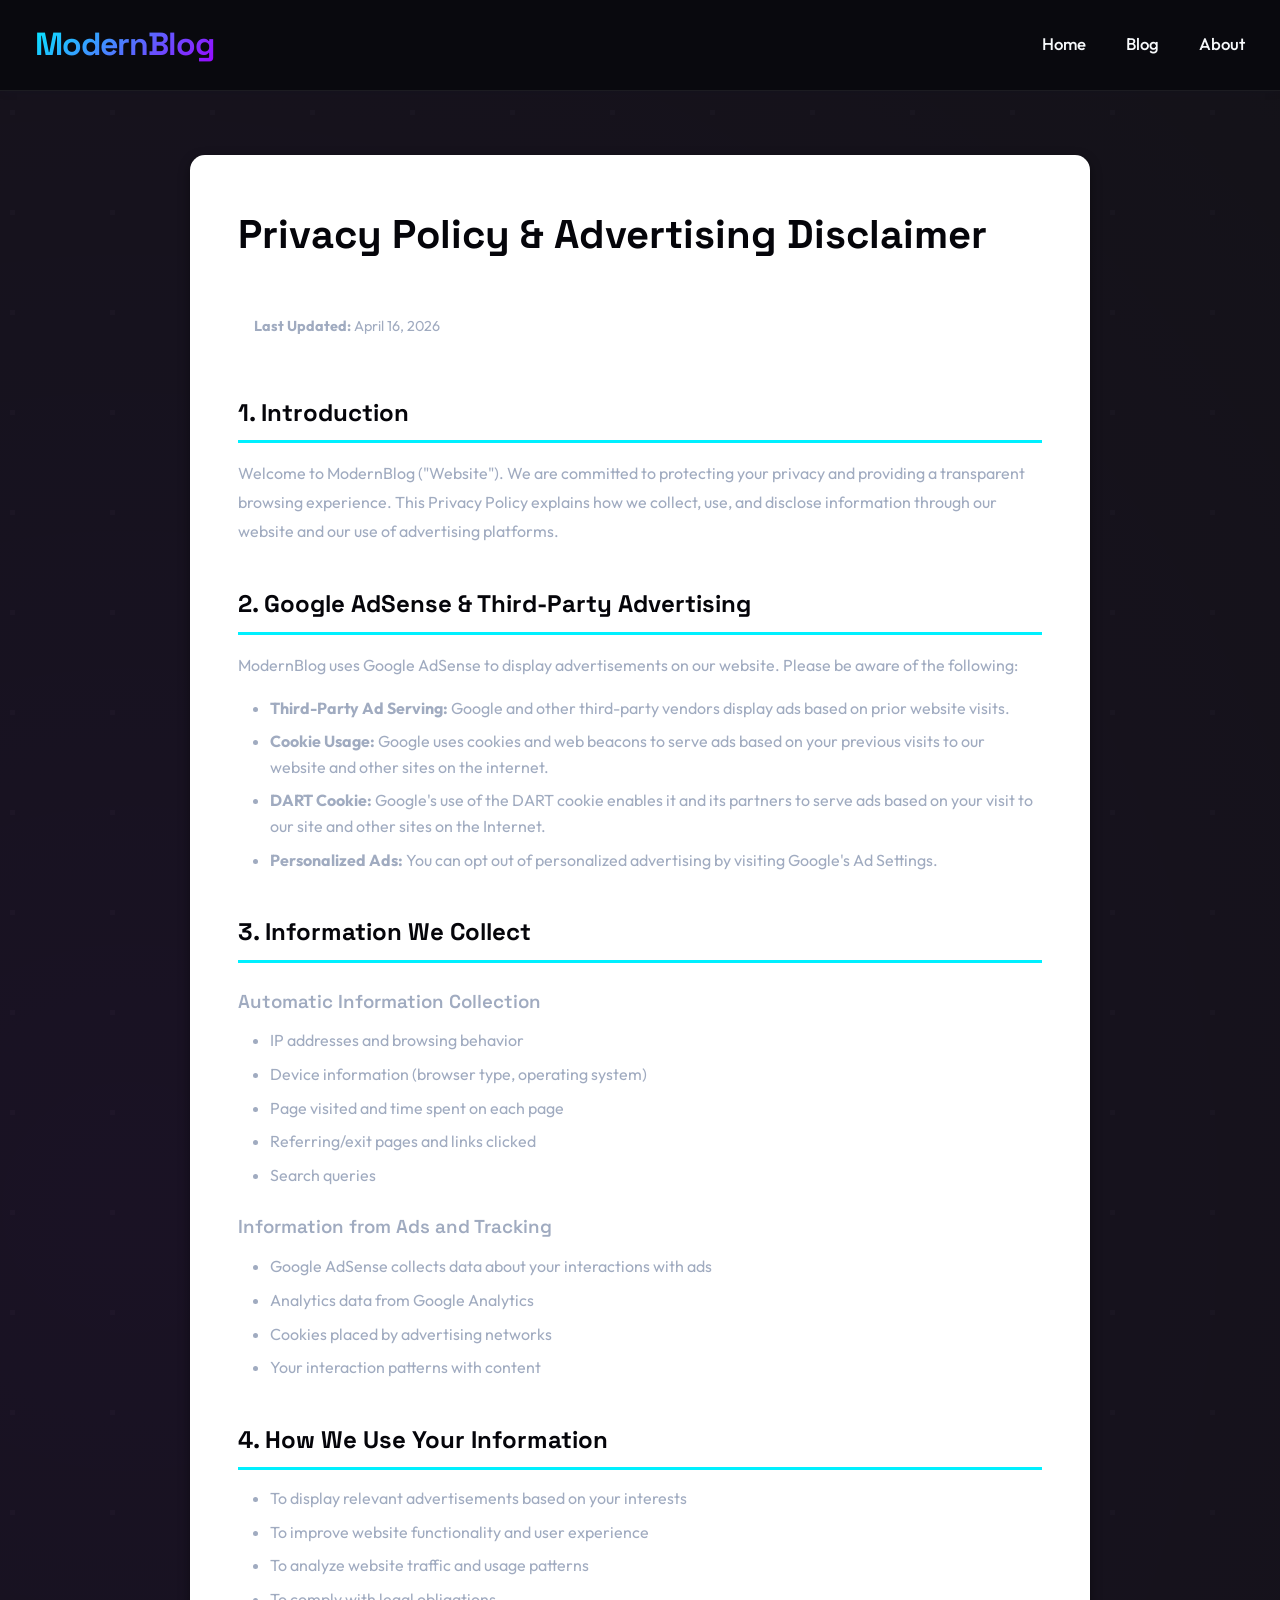
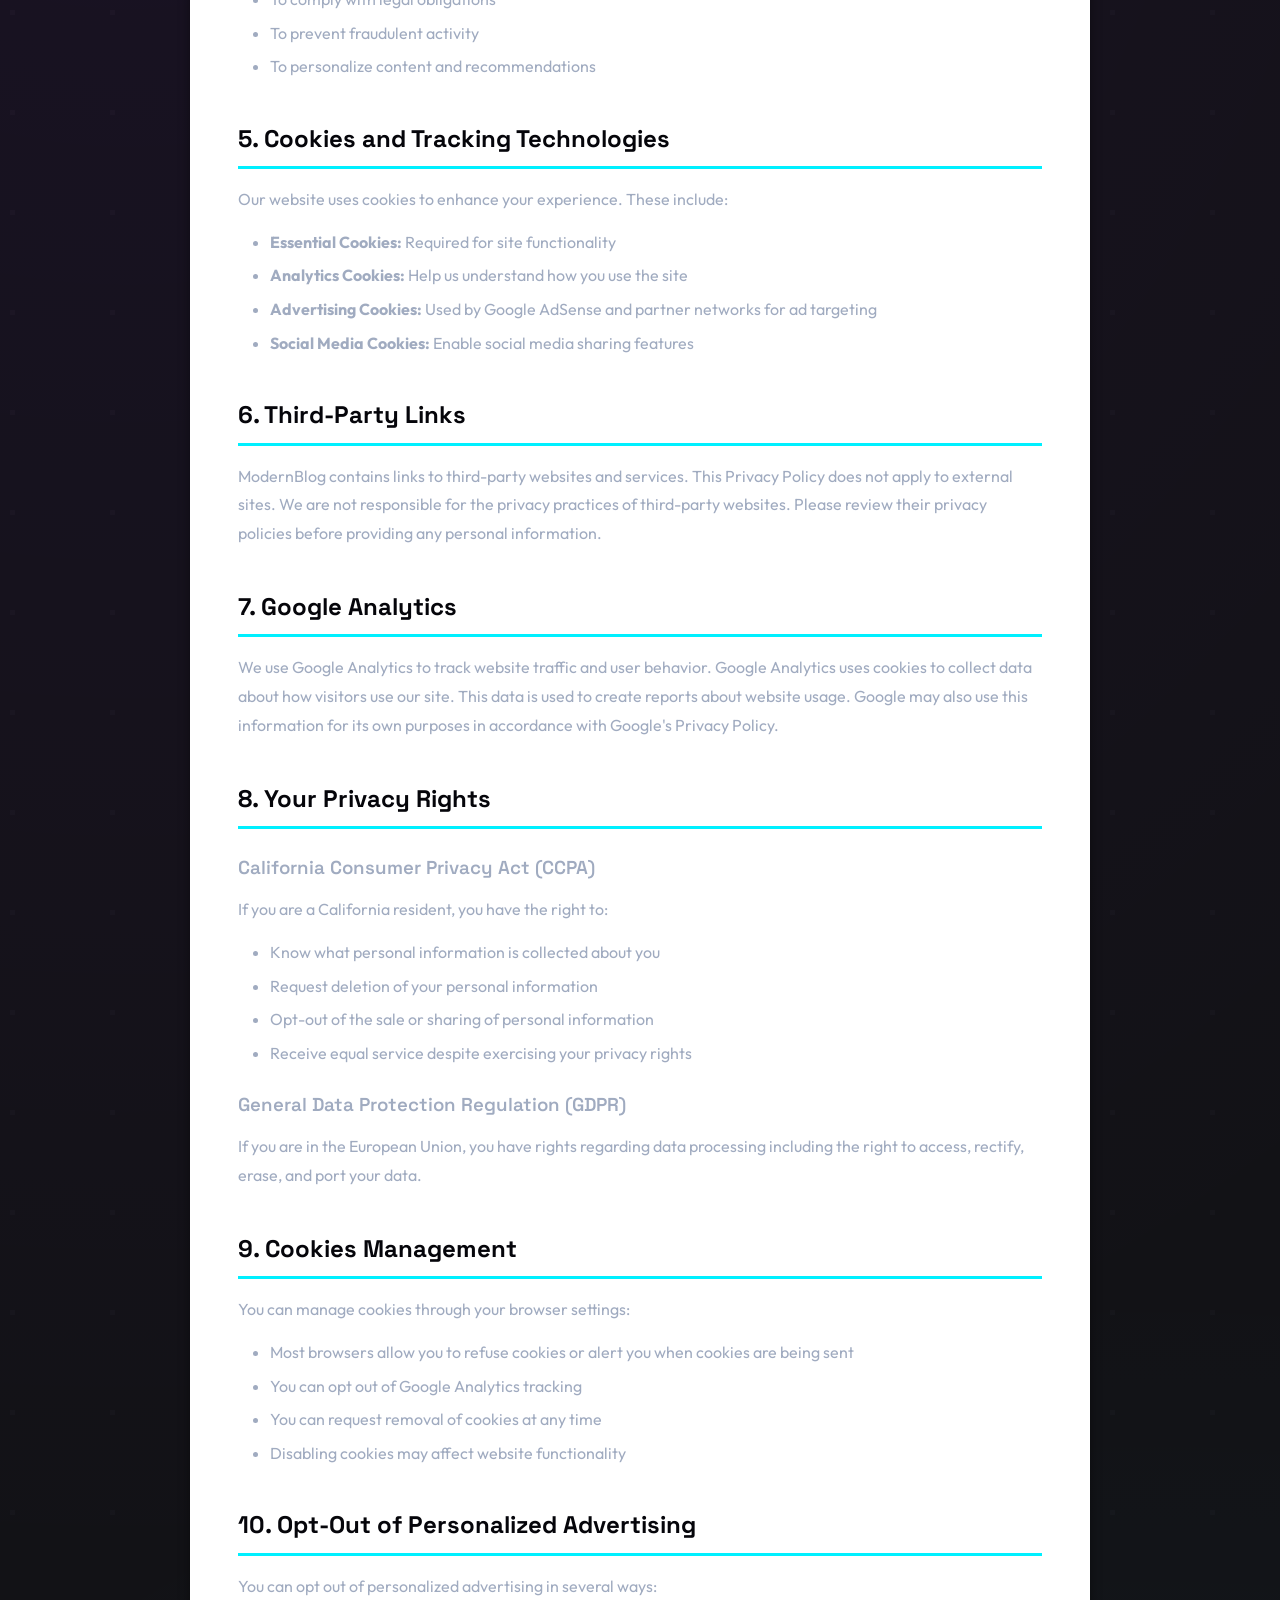
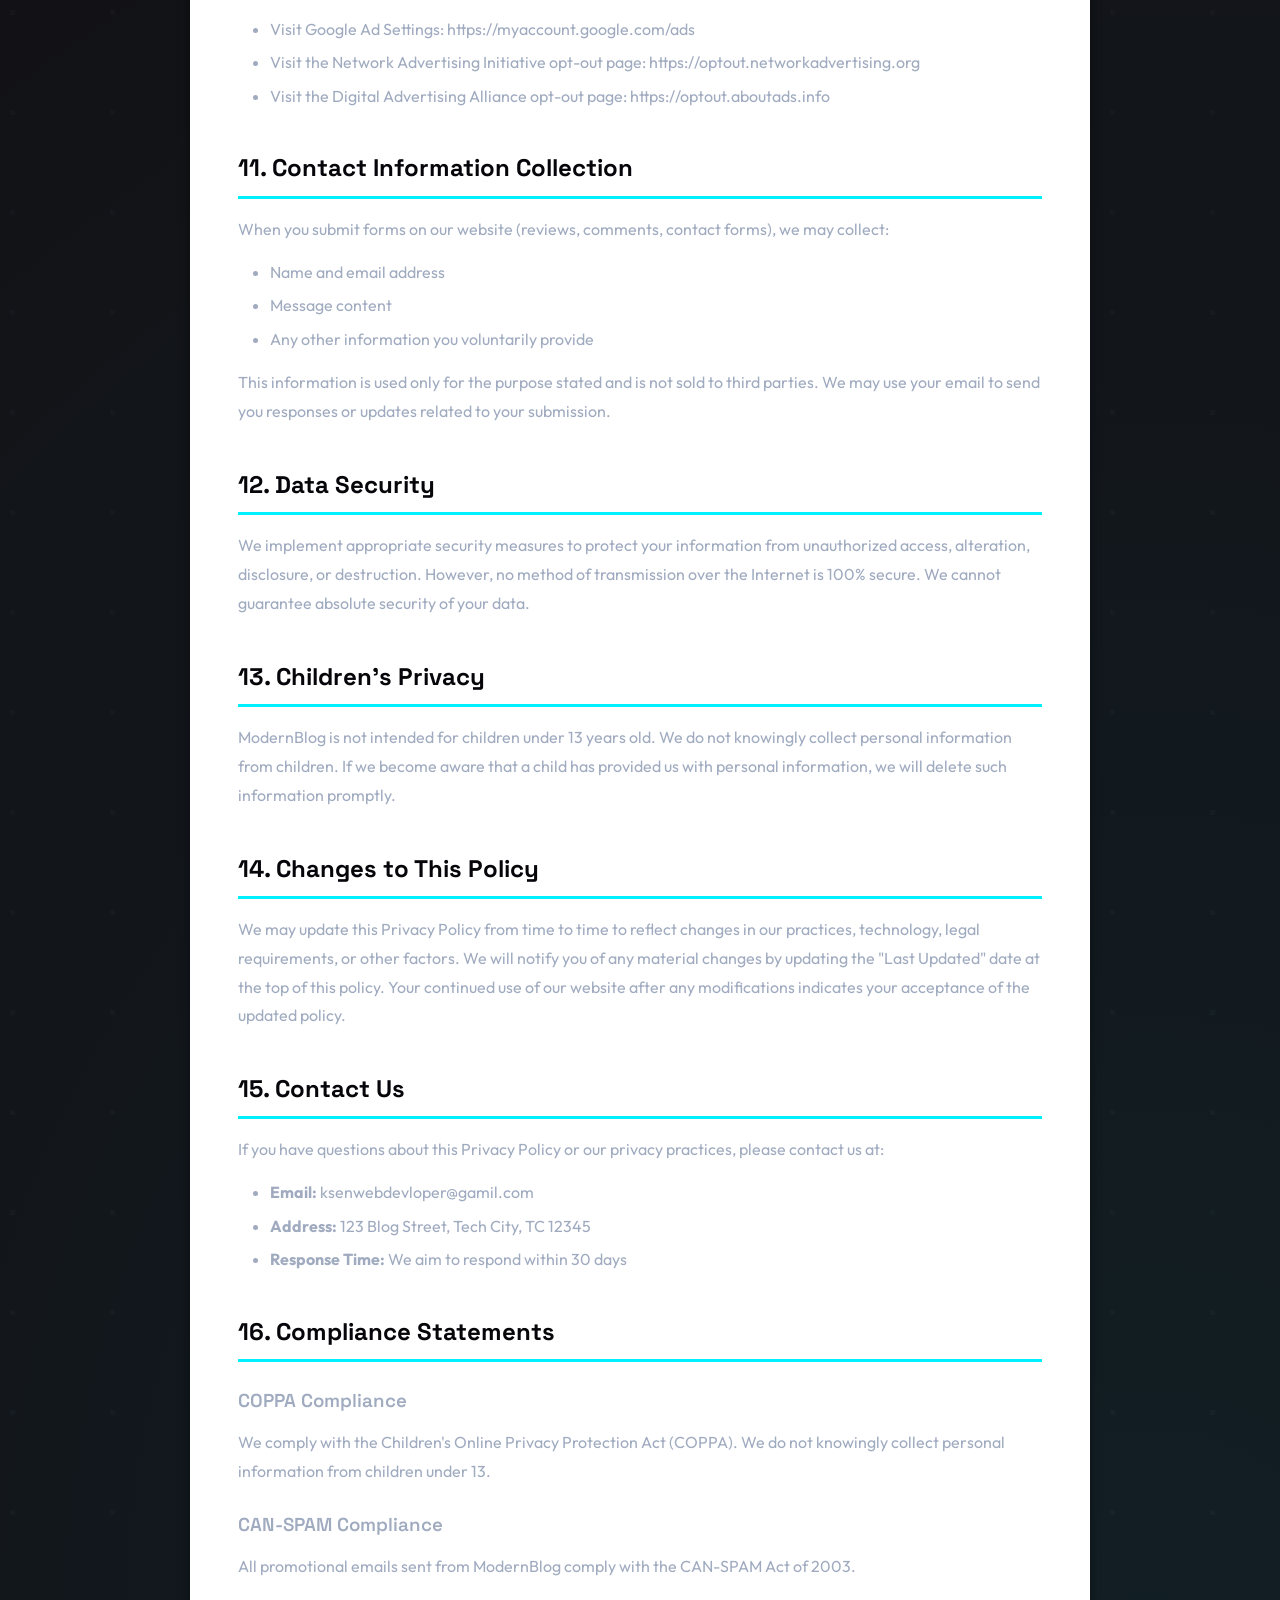
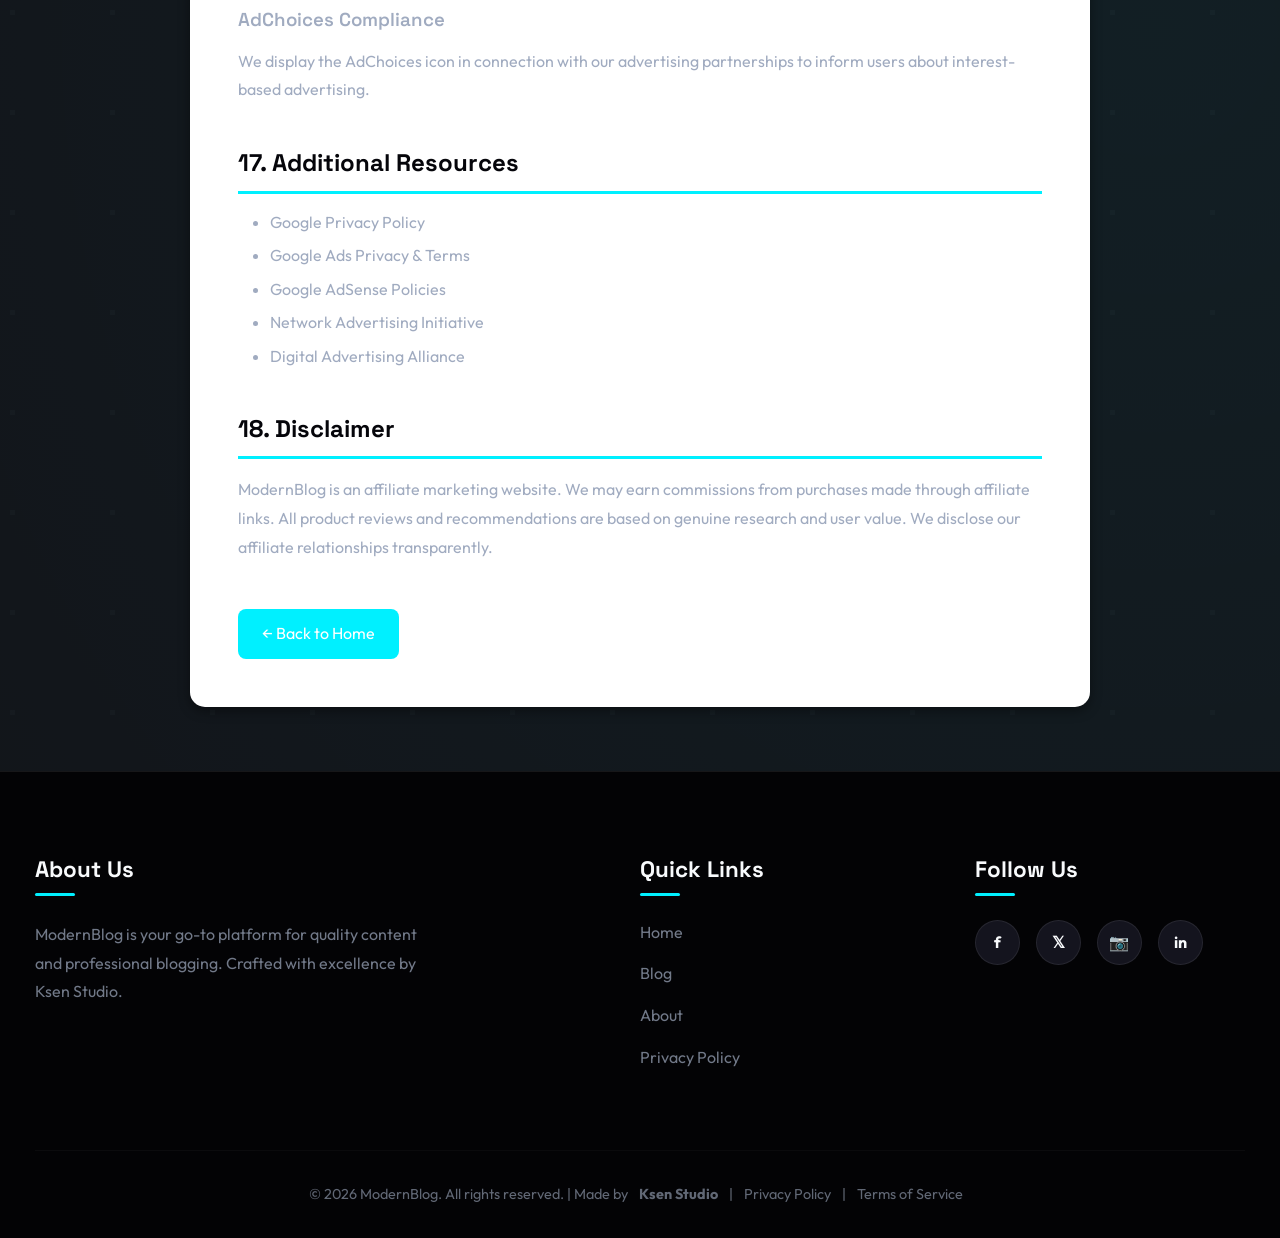
<file: blog/privacy-policy.html>
<!DOCTYPE html>
<html lang="en">
<head>
    <meta charset="UTF-8">
    <meta name="viewport" content="width=device-width, initial-scale=1.0">
    <meta name="description" content="Privacy Policy and Advertising Disclaimer - ModernBlog">
    <meta name="keywords" content="modern blog privacy policy, advertising disclaimer, website terms, data privacy, blog policy">
    <title>Privacy Policy & Advertising Disclaimer - ModernBlog</title>
    <link rel="stylesheet" href="style.css">
    <style>
        .policy-section {
            padding: 4rem 0;
            background-color: var(--light-gray);
        }

        .policy-container {
            max-width: 900px;
            margin: 0 auto;
            background-color: var(--white);
            border-radius: 15px;
            padding: 3rem;
            box-shadow: var(--shadow);
        }

        .policy-container h1 {
            color: var(--primary-color);
            margin-bottom: 2rem;
            font-size: 2.5rem;
        }

        .policy-container h2 {
            color: var(--primary-color);
            margin-top: 2.5rem;
            margin-bottom: 1rem;
            font-size: 1.5rem;
            border-bottom: 3px solid var(--accent-color);
            padding-bottom: 0.5rem;
        }

        .policy-container h3 {
            color: var(--text-color);
            margin-top: 1.5rem;
            margin-bottom: 0.75rem;
            font-weight: 600;
        }

        .policy-container p {
            margin-bottom: 1rem;
            line-height: 1.8;
            color: var(--text-color);
        }

        .policy-container ul {
            margin-left: 2rem;
            margin-bottom: 1rem;
        }

        .policy-container li {
            margin-bottom: 0.5rem;
            color: var(--text-color);
        }

        .last-updated {
            background-color: var(--light-gray);
            padding: 1rem;
            border-radius: 8px;
            margin-bottom: 2rem;
            font-size: 0.9rem;
            color: var(--text-color);
        }

        .back-link {
            display: inline-block;
            margin-top: 2rem;
            background-color: var(--accent-color);
            color: var(--white);
            padding: 0.75rem 1.5rem;
            border-radius: 8px;
            text-decoration: none;
            transition: var(--transition);
        }

        .back-link:hover {
            background-color: var(--accent-light);
            transform: translateY(-2px);
        }

        @media (max-width: 768px) {
            .policy-container {
                padding: 1.5rem;
            }

            .policy-container h1 {
                font-size: 1.8rem;
            }

            .policy-container h2 {
                font-size: 1.3rem;
            }
        }
    </style>
</head>
<body>
    <!-- Navigation Bar -->
    <nav class="navbar">
        <div class="container">
            <div class="nav-wrapper">
                <div class="logo">
                    <h1>ModernBlog</h1>
                </div>
                <ul class="nav-menu">
                    <li><a href="index.html#hero">Home</a></li>
                    <li><a href="index.html#posts">Blog</a></li>
                    <li><a href="index.html#about">About</a></li>
                </ul>
                <div class="hamburger">
                    <span></span>
                    <span></span>
                    <span></span>
                </div>
            </div>
        </div>
    </nav>

    <!-- Policy Section -->
    <section class="policy-section">
        <div class="container">
            <div class="policy-container">
                <h1>Privacy Policy & Advertising Disclaimer</h1>
                
                <div class="last-updated">
                    <strong>Last Updated:</strong> April 16, 2026
                </div>

                <h2>1. Introduction</h2>
                <p>Welcome to ModernBlog ("Website"). We are committed to protecting your privacy and providing a transparent browsing experience. This Privacy Policy explains how we collect, use, and disclose information through our website and our use of advertising platforms.</p>

                <h2>2. Google AdSense & Third-Party Advertising</h2>
                <p>ModernBlog uses Google AdSense to display advertisements on our website. Please be aware of the following:</p>
                <ul>
                    <li><strong>Third-Party Ad Serving:</strong> Google and other third-party vendors display ads based on prior website visits.</li>
                    <li><strong>Cookie Usage:</strong> Google uses cookies and web beacons to serve ads based on your previous visits to our website and other sites on the internet.</li>
                    <li><strong>DART Cookie:</strong> Google's use of the DART cookie enables it and its partners to serve ads based on your visit to our site and other sites on the Internet.</li>
                    <li><strong>Personalized Ads:</strong> You can opt out of personalized advertising by visiting Google's Ad Settings.</li>
                </ul>

                <h2>3. Information We Collect</h2>
                <h3>Automatic Information Collection</h3>
                <ul>
                    <li>IP addresses and browsing behavior</li>
                    <li>Device information (browser type, operating system)</li>
                    <li>Page visited and time spent on each page</li>
                    <li>Referring/exit pages and links clicked</li>
                    <li>Search queries</li>
                </ul>

                <h3>Information from Ads and Tracking</h3>
                <ul>
                    <li>Google AdSense collects data about your interactions with ads</li>
                    <li>Analytics data from Google Analytics</li>
                    <li>Cookies placed by advertising networks</li>
                    <li>Your interaction patterns with content</li>
                </ul>

                <h2>4. How We Use Your Information</h2>
                <ul>
                    <li>To display relevant advertisements based on your interests</li>
                    <li>To improve website functionality and user experience</li>
                    <li>To analyze website traffic and usage patterns</li>
                    <li>To comply with legal obligations</li>
                    <li>To prevent fraudulent activity</li>
                    <li>To personalize content and recommendations</li>
                </ul>

                <h2>5. Cookies and Tracking Technologies</h2>
                <p>Our website uses cookies to enhance your experience. These include:</p>
                <ul>
                    <li><strong>Essential Cookies:</strong> Required for site functionality</li>
                    <li><strong>Analytics Cookies:</strong> Help us understand how you use the site</li>
                    <li><strong>Advertising Cookies:</strong> Used by Google AdSense and partner networks for ad targeting</li>
                    <li><strong>Social Media Cookies:</strong> Enable social media sharing features</li>
                </ul>

                <h2>6. Third-Party Links</h2>
                <p>ModernBlog contains links to third-party websites and services. This Privacy Policy does not apply to external sites. We are not responsible for the privacy practices of third-party websites. Please review their privacy policies before providing any personal information.</p>

                <h2>7. Google Analytics</h2>
                <p>We use Google Analytics to track website traffic and user behavior. Google Analytics uses cookies to collect data about how visitors use our site. This data is used to create reports about website usage. Google may also use this information for its own purposes in accordance with Google's Privacy Policy.</p>

                <h2>8. Your Privacy Rights</h2>
                <h3>California Consumer Privacy Act (CCPA)</h3>
                <p>If you are a California resident, you have the right to:</p>
                <ul>
                    <li>Know what personal information is collected about you</li>
                    <li>Request deletion of your personal information</li>
                    <li>Opt-out of the sale or sharing of personal information</li>
                    <li>Receive equal service despite exercising your privacy rights</li>
                </ul>

                <h3>General Data Protection Regulation (GDPR)</h3>
                <p>If you are in the European Union, you have rights regarding data processing including the right to access, rectify, erase, and port your data.</p>

                <h2>9. Cookies Management</h2>
                <p>You can manage cookies through your browser settings:</p>
                <ul>
                    <li>Most browsers allow you to refuse cookies or alert you when cookies are being sent</li>
                    <li>You can opt out of Google Analytics tracking</li>
                    <li>You can request removal of cookies at any time</li>
                    <li>Disabling cookies may affect website functionality</li>
                </ul>

                <h2>10. Opt-Out of Personalized Advertising</h2>
                <p>You can opt out of personalized advertising in several ways:</p>
                <ul>
                    <li>Visit Google Ad Settings: https://myaccount.google.com/ads</li>
                    <li>Visit the Network Advertising Initiative opt-out page: https://optout.networkadvertising.org</li>
                    <li>Visit the Digital Advertising Alliance opt-out page: https://optout.aboutads.info</li>
                </ul>

                <h2>11. Contact Information Collection</h2>
                <p>When you submit forms on our website (reviews, comments, contact forms), we may collect:</p>
                <ul>
                    <li>Name and email address</li>
                    <li>Message content</li>
                    <li>Any other information you voluntarily provide</li>
                </ul>
                <p>This information is used only for the purpose stated and is not sold to third parties. We may use your email to send you responses or updates related to your submission.</p>

                <h2>12. Data Security</h2>
                <p>We implement appropriate security measures to protect your information from unauthorized access, alteration, disclosure, or destruction. However, no method of transmission over the Internet is 100% secure. We cannot guarantee absolute security of your data.</p>

                <h2>13. Children's Privacy</h2>
                <p>ModernBlog is not intended for children under 13 years old. We do not knowingly collect personal information from children. If we become aware that a child has provided us with personal information, we will delete such information promptly.</p>

                <h2>14. Changes to This Policy</h2>
                <p>We may update this Privacy Policy from time to time to reflect changes in our practices, technology, legal requirements, or other factors. We will notify you of any material changes by updating the "Last Updated" date at the top of this policy. Your continued use of our website after any modifications indicates your acceptance of the updated policy.</p>

                <h2>15. Contact Us</h2>
                <p>If you have questions about this Privacy Policy or our privacy practices, please contact us at:</p>
                <ul>
                    <li><strong>Email:</strong> ksenwebdevloper@gamil.com</li>
                    <li><strong>Address:</strong> 123 Blog Street, Tech City, TC 12345</li>
                    <li><strong>Response Time:</strong> We aim to respond within 30 days</li>
                </ul>

                <h2>16. Compliance Statements</h2>
                <h3>COPPA Compliance</h3>
                <p>We comply with the Children's Online Privacy Protection Act (COPPA). We do not knowingly collect personal information from children under 13.</p>

                <h3>CAN-SPAM Compliance</h3>
                <p>All promotional emails sent from ModernBlog comply with the CAN-SPAM Act of 2003.</p>

                <h3>AdChoices Compliance</h3>
                <p>We display the AdChoices icon in connection with our advertising partnerships to inform users about interest-based advertising.</p>

                <h2>17. Additional Resources</h2>
                <ul>
                    <li><a href="https://policies.google.com/privacy" target="_blank">Google Privacy Policy</a></li>
                    <li><a href="https://policies.google.com/technologies/ads" target="_blank">Google Ads Privacy & Terms</a></li>
                    <li><a href="https://support.google.com/adsense/answer/3394713" target="_blank">Google AdSense Policies</a></li>
                    <li><a href="https://www.networkadvertising.org/managing-your-privacy" target="_blank">Network Advertising Initiative</a></li>
                    <li><a href="https://www.aboutads.info/" target="_blank">Digital Advertising Alliance</a></li>
                </ul>

                <h2>18. Disclaimer</h2>
                <p>ModernBlog is an affiliate marketing website. We may earn commissions from purchases made through affiliate links. All product reviews and recommendations are based on genuine research and user value. We disclose our affiliate relationships transparently.</p>

                <a href="index.html" class="back-link">← Back to Home</a>
            </div>
        </div>
    </section>

    <!-- Footer -->
    <footer class="footer">
        <div class="container">
            <div class="footer-content">
                <div class="footer-section">
                    <h4>About Us</h4>
                    <p>ModernBlog is your go-to platform for quality content and professional blogging. Crafted with excellence by <a href="https://ksenstudio.in" target="_blank" rel="noopener noreferrer">Ksen Studio</a>.</p>
                </div>
                <div class="footer-section">
                    <h4>Quick Links</h4>
                    <ul>
                        <li><a href="index.html">Home</a></li>
                        <li><a href="index.html#posts">Blog</a></li>
                        <li><a href="index.html#about">About</a></li>
                        <li><a href="privacy-policy.html">Privacy Policy</a></li>
                    </ul>
                </div>
                <div class="footer-section">
                    <h4>Follow Us</h4>
                    <div class="social-links">
                        <a href="#" class="social-link" title="Facebook">f</a>
                        <a href="#" class="social-link" title="Twitter">𝕏</a>
                        <a href="#" class="social-link" title="Instagram">📷</a>
                        <a href="#" class="social-link" title="LinkedIn">in</a>
                    </div>
                </div>
            </div>
            <div class="footer-bottom">
                <p>&copy; 2026 ModernBlog. All rights reserved. | Made by <strong><a href="https://ksenstudio.in" target="_blank" rel="noopener noreferrer">Ksen Studio</a></strong> | <a href="privacy-policy.html">Privacy Policy</a> | <a href="#">Terms of Service</a></p>
            </div>
        </div>
    </footer>

    <script src="script.js"></script>
    <script>
        document.addEventListener('DOMContentLoaded', function() {
            setupMobileMenu();
        });
    </script>
</body>
</html>
</file>
<file: blog/style.css>
/* ========================================
   MODERN BLOG WEBSITE - OPTIMIZED FOR ALL DEVICES
   ======================================== */

@import url('https://fonts.googleapis.com/css2?family=Outfit:wght@300;400;500;600;700;800&family=Space+Grotesk:wght@400;600;700&display=swap');

:root {
    --primary-color: #05050A;          
    --primary-light: #0D0D16;          
    --accent-color: #00F0FF;           
    --accent-light: #9D00FF;           
    --accent-gradient: linear-gradient(135deg, #00F0FF 0%, #9D00FF 100%);
    --white: #FFFFFF;
    --light-gray: rgba(255, 255, 255, 0.05);
    --medium-gray: rgba(255, 255, 255, 0.1);
    --dark-gray: #0F0F1A;
    --text-color: #A0ABC0;
    --text-bright: #F8FAFC;
    --border-color: rgba(255, 255, 255, 0.08);
    --glass-bg: #14141E; /* Solid color for low spec devices instead of blurring */
    --glass-border: rgba(255, 255, 255, 0.05);
    --shadow: 0 4px 12px rgba(0, 0, 0, 0.4);
    --shadow-hover: 0 8px 16px rgba(0, 0, 0, 0.6);
    --glow: none; /* Disabled heavy glowing shadows */
    --transition: all 0.3s ease; /* Faster, simpler transition curve */
}

/* Reset and Base Styles */
* { margin: 0; padding: 0; box-sizing: border-box; }
html { scroll-behavior: smooth; overflow-x: hidden; }

/* Dynamic Background */
body {
    font-family: 'Outfit', sans-serif;
    color: var(--text-color);
    background-color: var(--primary-color);
    line-height: 1.6;
    overflow-x: hidden;
    position: relative;
    /* Removed background-attachment: fixed as it significantly drops frames on scrolling on low-end devices */
    background-image: 
        radial-gradient(circle at 10% 20%, rgba(157, 0, 255, 0.06) 0%, transparent 40%),
        radial-gradient(circle at 90% 80%, rgba(0, 240, 255, 0.06) 0%, transparent 40%);
}
body::before {
    content: '';
    position: absolute; /* absolute instead of fixed */
    top: 0; left: 0; width: 100%; height: 100%;
    background: url("data:image/svg+xml,%3Csvg width='100' height='100' viewBox='0 0 100 100' xmlns='http://www.w3.org/2000/svg'%3E%3Cpath d='M10 10h5v5h-5z' fill='rgba(255,255,255,0.02)'/%3E%3C/svg%3E");
    z-index: -1;
    pointer-events: none;
}

h1, h2, h3, h4, h5, h6 {
    font-family: 'Space Grotesk', sans-serif;
    color: var(--text-bright);
    font-weight: 700;
}

img { max-width: 100%; height: auto; display: block; border-radius: 12px; }
img[data-lazy-image] {
    opacity: 0;
    transition: opacity 0.35s ease;
}
img[data-lazy-image].is-loaded {
    opacity: 1;
}
a { text-decoration: none; color: inherit; transition: var(--transition); }
button { cursor: pointer; border: none; font-family: inherit; }

.container { max-width: 1250px; margin: 0 auto; padding: 0 20px; }

/* Custom Scrollbar */
::-webkit-scrollbar { width: 8px; }
::-webkit-scrollbar-track { background: var(--primary-color); }
::-webkit-scrollbar-thumb { background: #555; border-radius: 4px; }

/* ========================================
   NAVIGATION BAR
   ======================================== */
.navbar {
    position: sticky;
    top: 0;
    background: rgba(10, 10, 15, 0.98); /* Opaque for cheap rendering */
    border-bottom: 1px solid var(--border-color);
    z-index: 1000;
    transition: var(--transition);
}
.nav-wrapper { display: flex; justify-content: space-between; align-items: center; padding: 1.2rem 0; }
.logo h1 { font-size: 2rem; background: var(--accent-gradient); -webkit-background-clip: text; -webkit-text-fill-color: transparent; font-weight: 800; letter-spacing: -1px; }

.nav-menu { display: flex; list-style: none; gap: 2.5rem; }
.nav-menu a {
    color: var(--text-bright);
    font-weight: 500;
    font-size: 1.05rem;
    position: relative;
    padding: 0.5rem 0;
}
.nav-menu a::after {
    content: ''; position: absolute; bottom: 0; left: 0; width: 0; height: 2px;
    background: var(--accent-gradient); transition: var(--transition);
}
.nav-menu a:hover { color: var(--accent-color); }
.nav-menu a:hover::after { width: 100%; }

.hamburger { display: none; flex-direction: column; gap: 6px; cursor: pointer; }
.hamburger span { width: 30px; height: 3px; background: var(--accent-gradient); border-radius: 3px; transition: var(--transition); }

/* ========================================
   HERO SECTION
   ======================================== */
.hero {
    min-height: 85vh;
    display: flex; align-items: center; justify-content: center; text-align: center;
    position: relative; overflow: hidden;
    padding: 6rem 0;
}
.hero-content {
    position: relative; z-index: 2;
    animation: fadeInUp 0.8s ease;
    max-width: 800px;
    margin: 0 auto;
}
.hero-title {
    font-size: 4.5rem; margin-bottom: 1.5rem; letter-spacing: -2px; line-height: 1.1;
    background: linear-gradient(180deg, #FFFFFF 0%, #A0ABC0 100%);
    -webkit-background-clip: text; -webkit-text-fill-color: transparent;
}
.hero-title span { background: var(--accent-gradient); -webkit-background-clip: text; -webkit-text-fill-color: transparent; }
.hero-subtitle { font-size: 1.25rem; margin-bottom: 3rem; color: var(--text-color); font-weight: 300; max-width: 600px; margin-left: auto; margin-right: auto; line-height: 1.8; }

.cta-button {
    display: inline-flex; align-items: center; justify-content: center;
    background: var(--accent-gradient);
    color: #fff;
    padding: 1.2rem 3rem;
    border-radius: 50px;
    font-weight: 700;
    font-size: 1.1rem;
    letter-spacing: 0.5px;
    transition: var(--transition);
    border: 1px solid rgba(255,255,255,0.2);
    position: relative; overflow: hidden;
    z-index: 1;
}
.cta-button:hover { transform: translateY(-3px); background: linear-gradient(135deg, #FF00E5 0%, #00F0FF 100%); }

@keyframes fadeInUp { from { opacity: 0; transform: translateY(20px); } to { opacity: 1; transform: translateY(0); } }

/* ========================================
   SEARCH SECTION
   ======================================== */
.search-section { padding: 4rem 0; position: relative; z-index: 5; }
.search-wrapper { display: flex; max-width: 600px; margin: 0 auto; background: var(--glass-bg); border-radius: 50px; border: 1px solid var(--border-color); padding: 0.5rem; transition: var(--transition); }
.search-wrapper:hover { border-color: rgba(0, 240, 255, 0.5); }
.search-bar { flex: 1; padding: 1rem 1.5rem; background: transparent; border: none; font-size: 1.1rem; color: var(--text-bright); font-family: 'Outfit'; }
.search-bar::placeholder { color: rgba(160, 171, 192, 0.6); }
.search-bar:focus { outline: none; }
.search-btn {
    padding: 1rem; width: 55px; height: 55px;
    background: var(--accent-gradient); color: #fff; border-radius: 50%;
    display: flex; align-items: center; justify-content: center;
    transition: var(--transition); 
}
.search-btn:hover { transform: scale(1.05); }

/* ========================================
   CATEGORIES SECTION
   ======================================== */
.categories-section { padding: 3rem 0; text-align: center; }
.section-title { font-size: 2.5rem; margin-bottom: 3rem; text-align: center; position: relative; display: inline-block; background: var(--text-bright); -webkit-background-clip: text; -webkit-text-fill-color: transparent;}
.section-title::after { content: ''; position: absolute; bottom: -10px; left: 50%; transform: translateX(-50%); width: 60px; height: 4px; background: var(--accent-gradient); border-radius: 2px; }

.categories-grid { display: flex; flex-wrap: wrap; gap: 1.2rem; justify-content: center; }
.category-btn {
    padding: 0.8rem 2rem; border-radius: 50px;
    background: var(--glass-bg); border: 1px solid var(--border-color);
    color: var(--text-bright); font-weight: 600; font-size: 1rem;
    transition: var(--transition);
}
.category-btn:hover, .category-btn.active { background: var(--accent-gradient); border-color: transparent; color: #fff; transform: translateY(-2px); }

/* ========================================
   FEATURED POSTS SECTION
   ======================================== */
.featured-section { padding: 6rem 0; position: relative;}
.featured-post {
    display: grid; grid-template-columns: 1fr 1fr; gap: 4rem;
    background: var(--glass-bg); border: 1px solid var(--border-color);
    border-radius: 24px; padding: 2rem; box-shadow: var(--shadow); transition: var(--transition);
}
.featured-post:hover { border-color: rgba(0, 240, 255, 0.3); transform: translateY(-5px); box-shadow: var(--shadow-hover); }
.featured-image { border-radius: 16px; overflow: hidden; position: relative; display: flex; align-items: center; justify-content: center; background: radial-gradient(circle, #2A3142 0%, #13141C 100%); }
.featured-image img { width: 100%; height: 100%; object-fit: cover; transition: all 0.5s ease; }
.featured-post:hover .featured-image img { transform: scale(1.05); }
.featured-content { display: flex; flex-direction: column; justify-content: center; }
.featured-tag { display: inline-block; background: var(--accent-gradient); color: #fff; padding: 0.5rem 1.2rem; border-radius: 50px; font-size: 0.85rem; font-weight: 700; letter-spacing: 1px; text-transform: uppercase; margin-bottom: 1.5rem; width: fit-content; }
.featured-content h3 { font-size: 2.5rem; margin-bottom: 1.2rem; line-height: 1.2; }
.featured-content > p { font-size: 1.1rem; margin-bottom: 2rem; opacity: 0.8; }
.featured-meta { display: flex; gap: 1.5rem; margin-bottom: 2rem; font-size: 0.95rem; opacity: 0.7; font-weight: 500; }
.read-more {
    color: var(--accent-color); font-weight: 700; font-size: 1.1rem;
    display: inline-flex; align-items: center; gap: 0.5rem; transition: var(--transition);
}
.read-more:hover { color: var(--accent-light); transform: translateX(5px); }

/* ========================================
   POST CARDS GLOBALS
   ======================================== */
.posts-section { padding: 6rem 0; position: relative;}
.posts-section-wrapper { display: grid; grid-template-columns: 1fr; gap: 3rem; }
.posts-grid { display: grid; grid-template-columns: repeat(auto-fill, minmax(320px, 1fr)); gap: 2.5rem; }

.post-card {
    background: var(--glass-bg); border: 1px solid var(--border-color);
    border-radius: 20px; overflow: hidden; box-shadow: var(--shadow);
    transition: var(--transition); display: flex; flex-direction: column; cursor: pointer; position: relative;
}
.post-card::before {
    content: ''; position: absolute; top: 0; left: 0; right: 0; height: 4px;
    background: var(--accent-gradient); opacity: 0; transition: var(--transition);
}
.post-card:hover { transform: translateY(-5px); box-shadow: var(--shadow-hover); border-color: rgba(157, 0, 255, 0.4); }
.post-card:hover::before { opacity: 1; }

.post-image { width: 100%; height: 240px; overflow: hidden; position: relative; display: flex; align-items: center; justify-content: center; background: radial-gradient(circle, #2A3142 0%, #13141C 100%); }
.post-image img { width: 100%; height: 100%; object-fit: cover; transition: transform 0.5s ease; }
.post-card:hover .post-image img { transform: scale(1.05); }

.post-category {
    position: absolute; top: 1rem; right: 1rem; z-index: 10;
    background: rgba(0, 0, 0, 0.8); border: 1px solid rgba(255,255,255,0.1);
    color: var(--accent-color); padding: 0.5rem 1rem; border-radius: 50px; font-size: 0.75rem; font-weight: 700; letter-spacing: 1px;
}

.post-content { padding: 2rem; flex-grow: 1; display: flex; flex-direction: column; position: relative; z-index: 2; }
.post-content h3 { font-size: 1.4rem; margin-bottom: 1rem; line-height: 1.4; transition: var(--transition); }
.post-card:hover .post-content h3 { background: var(--accent-gradient); -webkit-background-clip: text; -webkit-text-fill-color: transparent; }
.post-excerpt { color: var(--text-color); font-size: 0.95rem; margin-bottom: 2rem; flex-grow: 1; opacity: 0.8; }

.post-meta { display: flex; justify-content: space-between; align-items: center; font-size: 0.85rem; padding-top: 1.2rem; border-top: 1px solid var(--border-color); opacity: 0.7; }
.post-author { font-weight: 600; color: var(--text-bright); }

/* ========================================
   ABOUT SECTION
   ======================================== */
.about-section { padding: 6rem 0; position: relative; }
.about-wrapper { display: grid; grid-template-columns: 1fr 1fr; gap: 4rem; align-items: center; }
.about-content h2 { margin-bottom: 1.5rem; text-align: left; background: var(--text-bright); -webkit-background-clip: text; -webkit-text-fill-color: transparent;}
.about-content h2::after { margin: 0; left: 0; transform: none; }
.about-content p { font-size: 1.1rem; margin-bottom: 1.5rem; opacity: 0.8; }
.about-features { list-style: none; margin-top: 3rem; display: grid; grid-template-columns: 1fr 1fr; gap: 1.5rem; }
.about-features li { display: flex; align-items: center; gap: 1rem; font-weight: 600; color: var(--text-bright); font-size: 1.05rem; }
.about-features li::before { content: '✓'; display: inline-flex; justify-content: center; align-items: center; width: 28px; height: 28px; background: rgba(0, 240, 255, 0.1); color: var(--accent-color); border-radius: 50%; border: 1px solid var(--accent-color); }

.about-image { border-radius: 24px; padding: 1rem; background: var(--glass-bg); border: 1px solid var(--border-color); position: relative; display: flex; align-items: center; justify-content: center;}
.about-image img { width: 100%; border-radius: 16px; object-fit: cover; }

.featured-image::after,
.post-image::after,
.about-image::after,
.blog-detail-image::after {
    content: '';
    position: absolute;
    inset: 0;
    background: linear-gradient(90deg, rgba(255, 255, 255, 0.03) 0%, rgba(255, 255, 255, 0.12) 50%, rgba(255, 255, 255, 0.03) 100%);
    background-size: 200% 100%;
    animation: imageShimmer 1.4s linear infinite;
    pointer-events: none;
}

.featured-image.is-loaded::after,
.post-image.is-loaded::after,
.about-image.is-loaded::after,
.blog-detail-image.is-loaded::after {
    opacity: 0;
    animation: none;
}

@keyframes imageShimmer {
    from { background-position: 200% 0; }
    to { background-position: -200% 0; }
}

/* ========================================
   TESTIMONIALS SECTION
   ======================================== */
.reviews-section { padding: 6rem 0; position: relative;}
.testimonials-grid { display: grid; grid-template-columns: repeat(auto-fit, minmax(320px, 1fr)); gap: 2.5rem; }
.testimonial-card {
    background: var(--glass-bg); border: 1px solid var(--border-color);
    border-radius: 20px; padding: 2.5rem; box-shadow: var(--shadow); transition: var(--transition);
    position: relative; overflow: hidden;
}
.testimonial-card::before { content: '"'; position: absolute; top: -10px; right: 20px; font-size: 8rem; font-family: 'Space Grotesk'; color: rgba(255, 255, 255, 0.05); line-height: 1; }
.testimonial-card:hover { transform: translateY(-5px); border-color: var(--accent-color); box-shadow: var(--shadow-hover); }
.testimonial-stars { color: #FFD700; font-size: 1.4rem; margin-bottom: 1.5rem; letter-spacing: 3px; }
.testimonial-text { font-size: 1.05rem; margin-bottom: 2rem; font-style: italic; opacity: 0.9; position: relative; z-index: 2; }
.testimonial-author { display: flex; align-items: center; gap: 1.2rem; }
.author-avatar { width: 60px; height: 60px; border-radius: 50%; background: var(--accent-gradient); display: flex; align-items: center; justify-content: center; color: #fff; font-weight: 800; font-size: 1.5rem; }
.author-info h4 { font-size: 1.1rem; margin-bottom: 0.3rem; }
.author-info p { font-size: 0.9rem; color: var(--accent-color); opacity: 0.9; }

/* ========================================
   REVIEW FORM & CONTACT
   ======================================== */
.review-form-section, .contact-section { padding: 6rem 0; position: relative; }
.form-wrapper, .contact-wrapper { max-width: 700px; margin: 0 auto; background: var(--glass-bg); border: 1px solid var(--border-color); padding: 4rem; border-radius: 24px; box-shadow: var(--shadow); position: relative; z-index: 2; }
.form-subtitle { text-align: center; margin-bottom: 3rem; font-size: 1.1rem; opacity: 0.8; }

.form-group { margin-bottom: 2rem; }
.form-group label { display: block; margin-bottom: 0.8rem; font-weight: 600; color: var(--text-bright); letter-spacing: 0.5px; }
.form-group input, .form-group textarea {
    width: 100%; padding: 1.2rem; background: rgba(0, 0, 0, 0.3); border: 1px solid var(--border-color);
    border-radius: 12px; color: var(--text-bright); font-family: inherit; font-size: 1rem; transition: var(--transition);
}
.form-group input:focus, .form-group textarea:focus { outline: none; border-color: var(--accent-color); background: rgba(0, 0, 0, 0.5); }
.star-rating { display: flex; gap: 0.5rem; font-size: 2.5rem; }
.star { color: rgba(255, 255, 255, 0.1); cursor: pointer; transition: var(--transition); }
.star:hover, .star.active { color: #FFD700; transform: scale(1.1); }

.submit-btn {
    width: 100%; padding: 1.2rem; background: var(--accent-gradient); color: #fff; border-radius: 12px;
    font-weight: 700; font-size: 1.1rem; letter-spacing: 1px; transition: var(--transition);
    margin-top: 1rem;
}
.submit-btn:hover { transform: translateY(-2px); opacity: 0.9; }

.contact-info { display: grid; grid-template-columns: repeat(auto-fit, minmax(140px, 1fr)); gap: 2rem; margin-bottom: 4rem; text-align: center; }
.contact-item h4 { color: var(--accent-color); margin-bottom: 1rem; font-size: 1.2rem; }
.contact-item p { font-size: 1.05rem; }

/* ========================================
   FOOTER
   ======================================== */
.footer { background: #030305; border-top: 1px solid var(--border-color); padding: 5rem 0 2rem; position: relative; overflow: hidden; }
.footer-content { display: grid; grid-template-columns: 2fr 1fr 1fr; gap: 4rem; margin-bottom: 4rem; }
.footer-section h4 { font-size: 1.4rem; margin-bottom: 2rem; position: relative; display: inline-block; background: var(--text-bright); -webkit-background-clip: text; -webkit-text-fill-color: transparent;}
.footer-section h4::after { content: ''; position: absolute; bottom: -8px; left: 0; width: 40px; height: 3px; background: var(--accent-color); border-radius: 2px; }
.footer-section p { opacity: 0.7; line-height: 1.8; max-width: 400px; }
.footer-section ul { list-style: none; }
.footer-section ul li { margin-bottom: 1rem; }
.footer-section ul li a { opacity: 0.7; transition: var(--transition); display: inline-block; }
.footer-section ul li a:hover { opacity: 1; color: var(--accent-color); transform: translateX(5px); }

.social-links { display: flex; gap: 1rem; }
.social-link { width: 45px; height: 45px; background: var(--glass-bg); border: 1px solid var(--border-color); border-radius: 50%; display: flex; align-items: center; justify-content: center; transition: var(--transition); font-weight: 700; color: var(--text-bright); }
.social-link:hover { background: var(--accent-gradient); border-color: transparent; transform: translateY(-3px); }

.footer-bottom { text-align: center; padding-top: 2rem; border-top: 1px solid rgba(255,255,255,0.05); opacity: 0.6; font-size: 0.9rem; }
.footer-bottom a { margin: 0 0.5rem; transition: var(--transition); }
.footer-bottom a:hover { color: var(--accent-color); }

/* AD SPACES */
.ad-space { background: rgba(0,0,0,0.4); border: 1px dashed rgba(255,255,255,0.2); border-radius: 12px; display: flex; align-items: center; justify-content: center; text-align: center; color: rgba(255,255,255,0.3); margin: 2rem 0; min-height: 90px; position: relative;}
.ad-label { font-size: 10px; text-transform: uppercase; letter-spacing: 1px; position: absolute; top: 10px; left: 10px; }

/* Loading Image Specific Styles */
.loading-img, img[src*="loading.svg"] {
    width: 60px !important;
    height: 60px !important;
    margin: auto;
    display: inline-block;
    object-fit: contain;
    background: transparent;
}
.featured-image img[src*="loading.svg"] {
    width: 80px !important; height: 80px !important;
}

/* ========================================
   RESPONSIVE
   ======================================== */
@media (max-width: 1024px) {
    .featured-post, .about-wrapper { grid-template-columns: 1fr; gap: 3rem; }
    .hero-title { font-size: 3.5rem; }
}
@media (max-width: 768px) {
    .nav-menu {
        display: none; position: absolute; top: 100%; left: 0; width: 100%;
        background: rgba(10, 10, 15, 0.98); 
        flex-direction: column; padding: 2rem; gap: 1.5rem; border-bottom: 1px solid var(--border-color);
    }
    .hamburger { display: flex; }
    .hero-title { font-size: 2.8rem; }
    .footer-content { grid-template-columns: 1fr; gap: 3rem; }
    .categories-grid { flex-direction: column; }
    .form-wrapper, .contact-wrapper { padding: 2rem; }
    .contact-info { grid-template-columns: 1fr; }
}

/* Base utilities for detail page */
.blog-detail-content { max-width: 800px; margin: 0 auto; font-size: 1.1rem; line-height: 1.8; color: var(--text-color); padding: 4rem 20px;}
.blog-detail-content h2 { margin: 2.5rem 0 1rem; color: var(--text-bright); font-size: 2rem; }
.blog-detail-content p { margin-bottom: 1.5rem; }
.blog-detail-content ul { margin: 1rem 0 2rem 2rem; }
.blog-detail-content li { margin-bottom: 0.5rem; }
.blog-detail-header { text-align: center; padding: 6rem 20px 4rem; position: relative;}
.blog-detail-title { font-size: 3.5rem; margin-bottom: 1.5rem; background: linear-gradient(180deg, #FFFFFF 0%, #A0ABC0 100%); -webkit-background-clip: text; -webkit-text-fill-color: transparent;}
.blog-detail-meta { display: flex; justify-content: center; gap: 2rem; opacity: 0.7; font-size: 1rem; }
.blog-detail-image { max-width: 1000px; margin: 0 auto; border-radius: 24px; overflow: hidden; box-shadow: var(--shadow); border: 1px solid var(--border-color); display: flex; align-items: center; justify-content: center; background: radial-gradient(circle, #2A3142 0%, #13141C 100%); min-height: 300px; }
</file>
